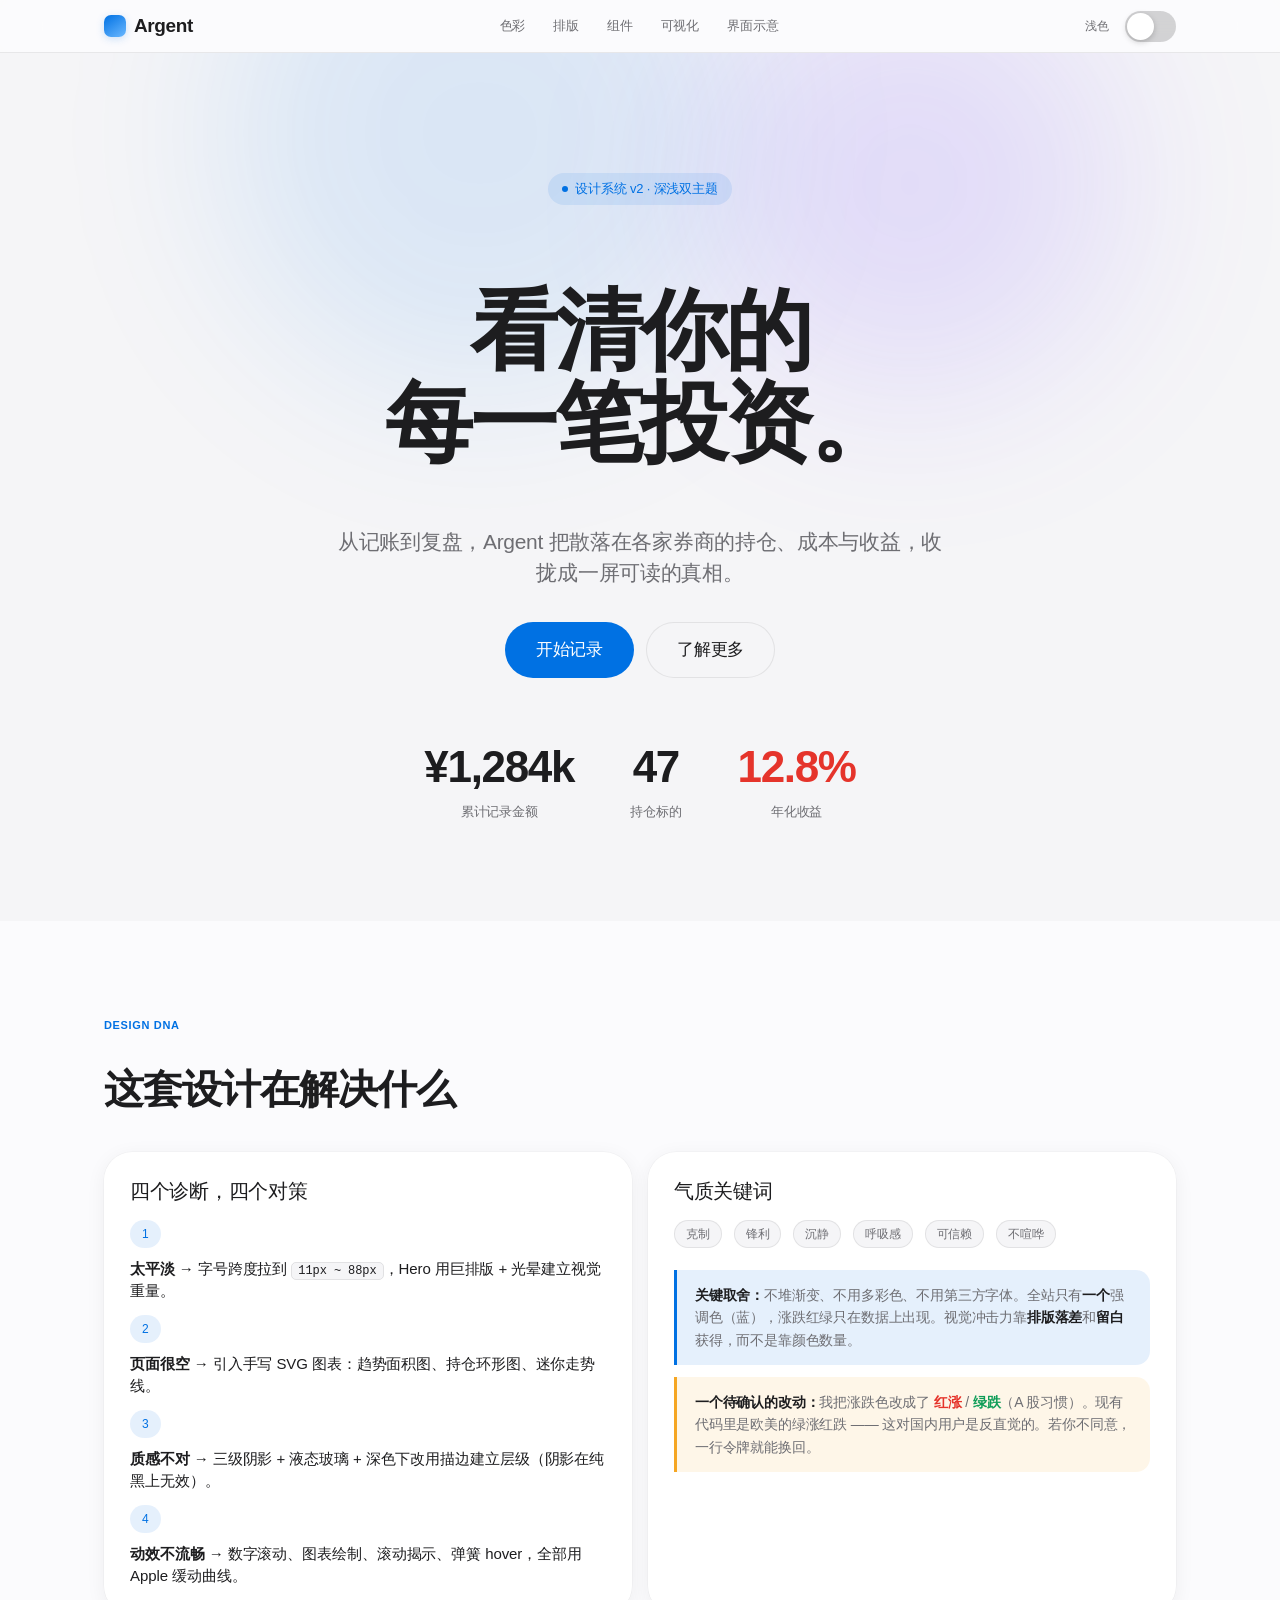
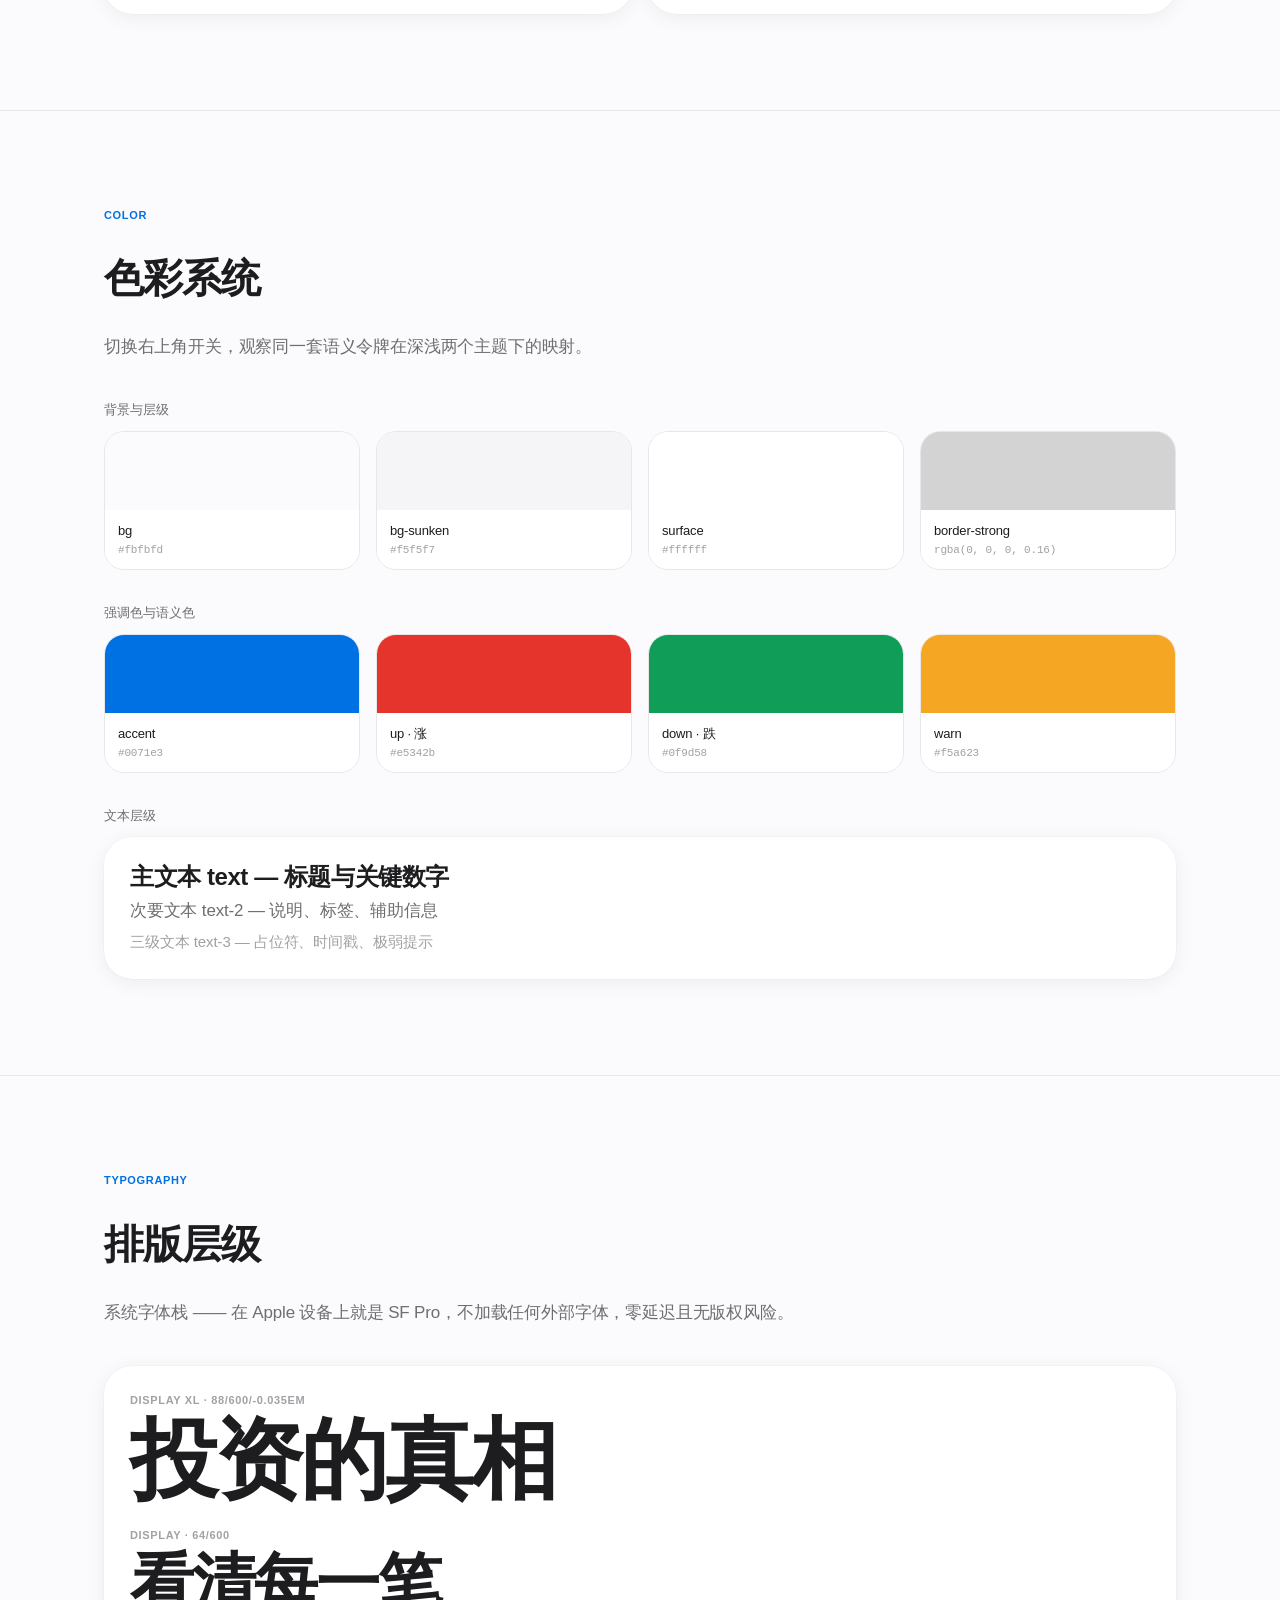
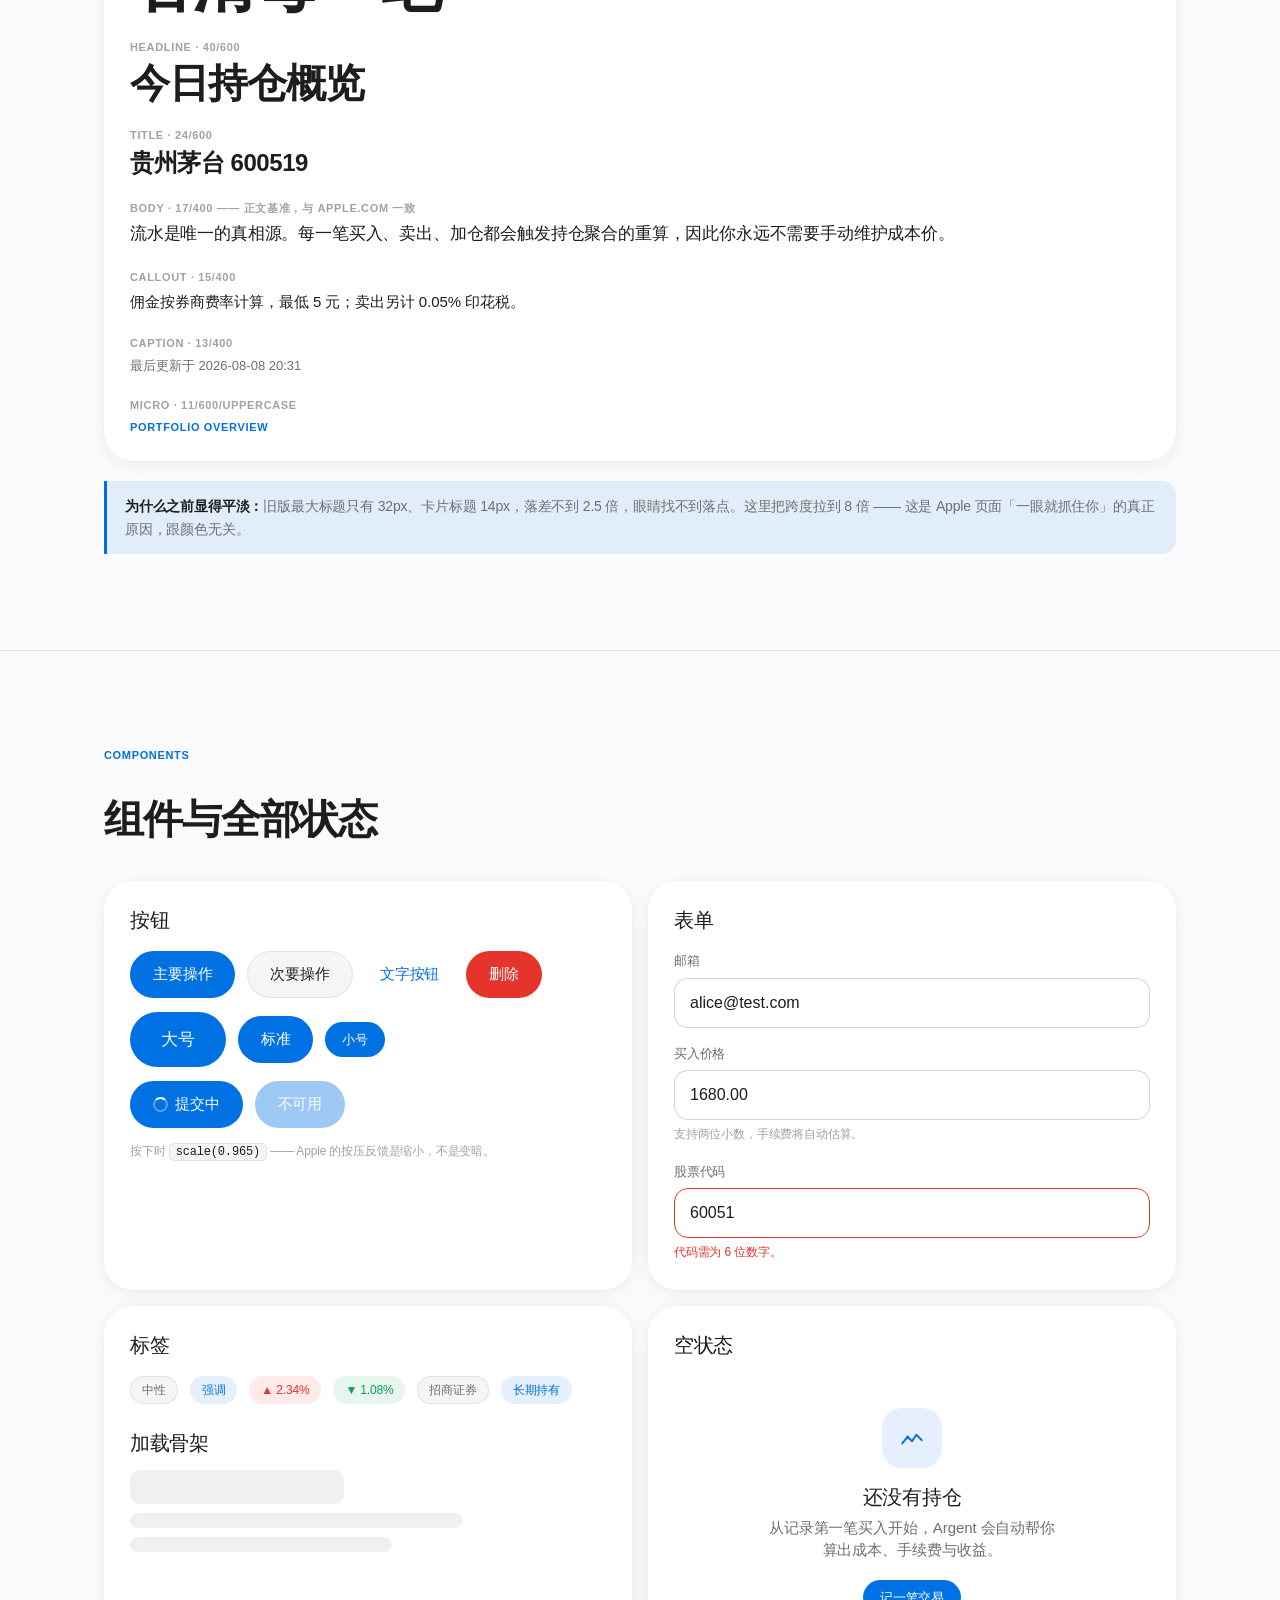
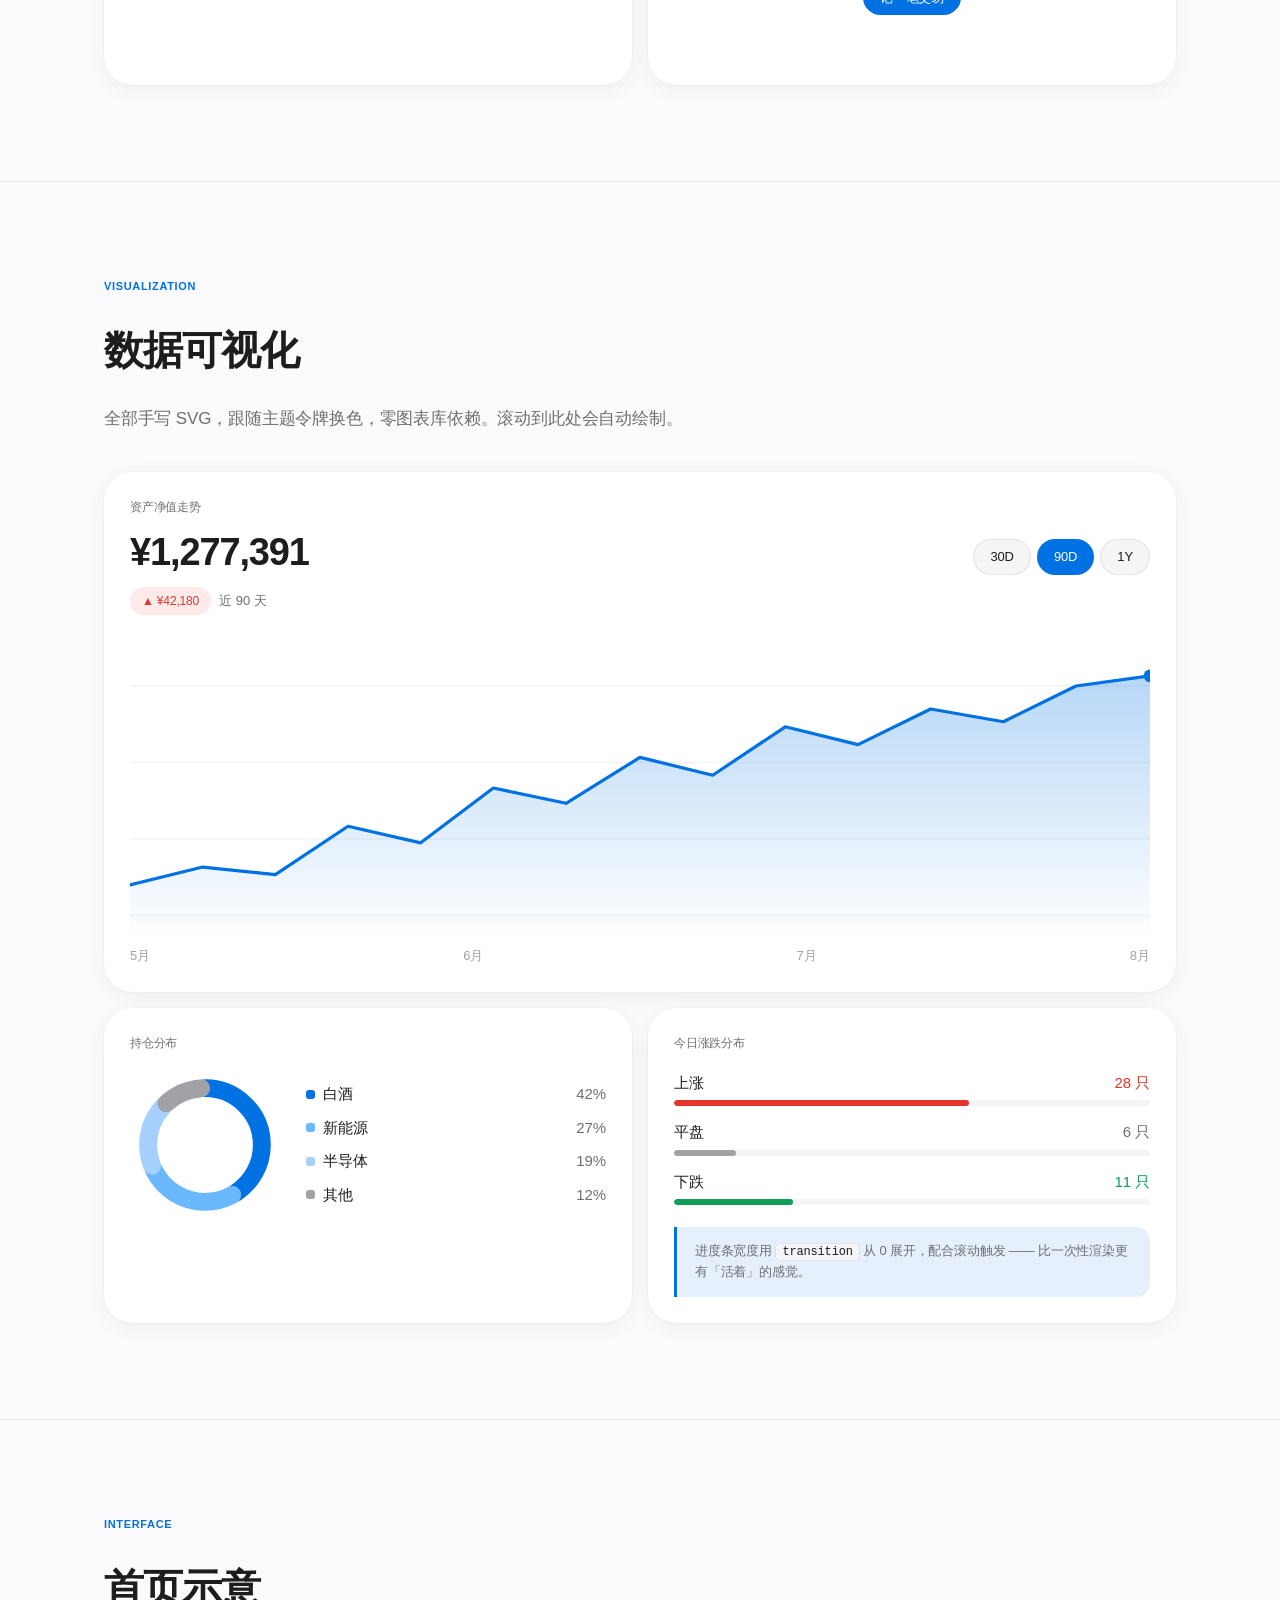
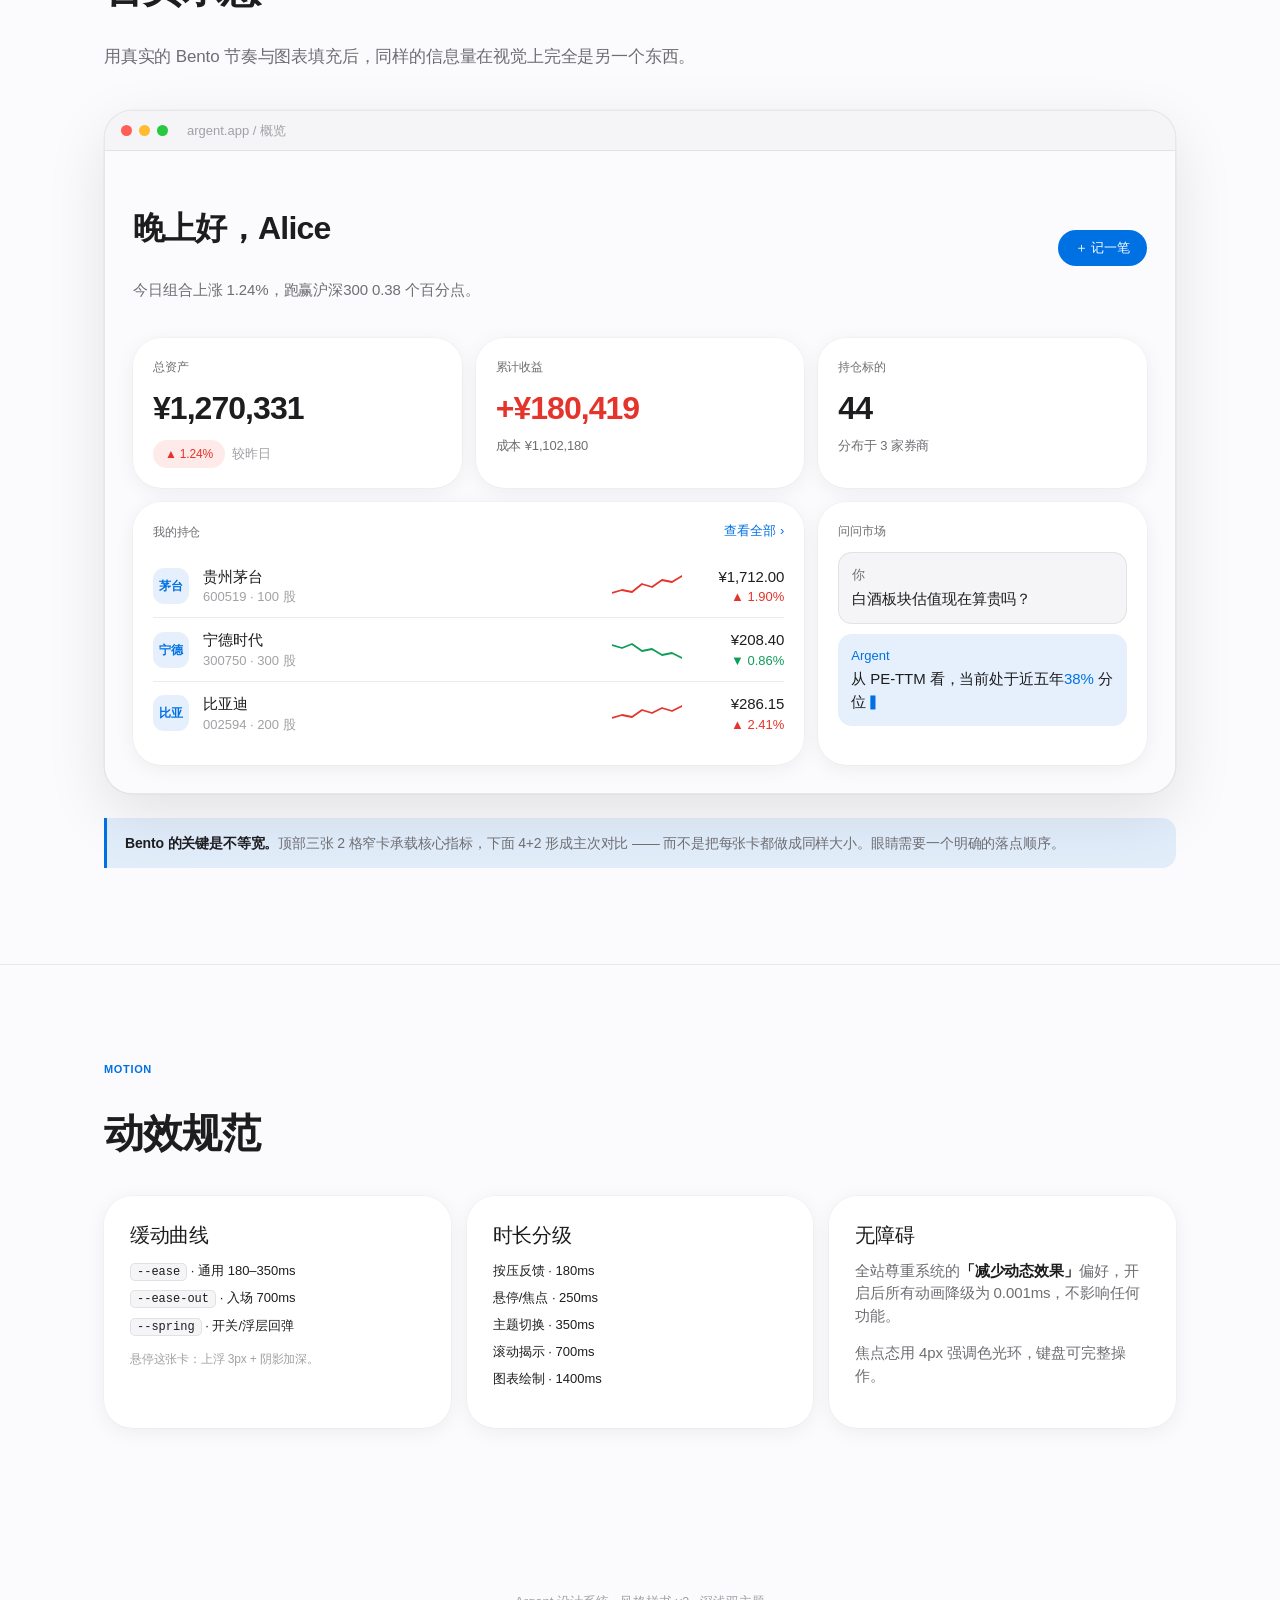
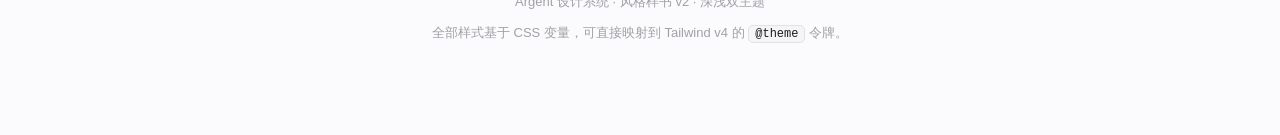
<file: web/static/style-guide.html>
<!DOCTYPE html>
<html lang="zh-CN" data-theme="light">
<head>
<meta charset="UTF-8">
<meta name="viewport" content="width=device-width, initial-scale=1">
<title>Argent 设计系统 · 风格样书</title>
<style>
/* ══════════════════════════════════════════════════════════════
   ARGENT DESIGN SYSTEM — 风格样书 v2
   设计 DNA：克制的锋利 · 金融的沉静 · Apple 的呼吸感
   ══════════════════════════════════════════════════════════════ */

/* ───────── 1. 色彩令牌 · 浅色 ───────── */
:root {
  --bg:            #fbfbfd;
  --bg-sunken:     #f5f5f7;
  --bg-elevated:   #ffffff;
  --surface:       #ffffff;
  --surface-glass: rgba(251, 251, 253, 0.72);
  --hero-bg:       #f5f5f7;

  --text:          #1d1d1f;
  --text-2:        #6e6e73;
  --text-3:        #a1a1a6;

  --border:        rgba(0, 0, 0, 0.08);
  --border-strong: rgba(0, 0, 0, 0.16);

  --accent:        #0071e3;
  --accent-hover:  #0077ed;
  --accent-press:  #006edb;
  --accent-soft:   rgba(0, 113, 227, 0.10);
  --accent-glow:   rgba(0, 113, 227, 0.20);

  /* A 股习惯：红涨绿跌（与欧美相反，这是刻意的本地化决策） */
  --up:            #e5342b;
  --up-soft:       rgba(229, 52, 43, 0.10);
  --down:          #0f9d58;
  --down-soft:     rgba(15, 157, 88, 0.10);
  --warn:          #f5a623;

  --shadow-1: 0 1px 2px rgba(0,0,0,.04), 0 0 0 0.5px rgba(0,0,0,.04);
  --shadow-2: 0 4px 20px rgba(0,0,0,.06), 0 0 0 0.5px rgba(0,0,0,.04);
  --shadow-3: 0 20px 60px rgba(0,0,0,.10), 0 0 0 0.5px rgba(0,0,0,.05);

  --grid-line: rgba(0,0,0,0.05);
  --skeleton:  rgba(0,0,0,0.06);
  --skeleton-shine: rgba(255,255,255,0.85);
}

/* ───────── 2. 色彩令牌 · 深色（遵循 Apple 深色规范：纯黑基底 + 抬升层级） ───────── */
[data-theme="dark"] {
  --bg:            #000000;
  --bg-sunken:     #0a0a0b;
  --bg-elevated:   #1c1c1e;
  --surface:       #1c1c1e;
  --surface-glass: rgba(22, 22, 24, 0.72);
  --hero-bg:       #000000;

  --text:          #f5f5f7;
  --text-2:        #a1a1a6;
  --text-3:        #6e6e73;

  --border:        rgba(255, 255, 255, 0.10);
  --border-strong: rgba(255, 255, 255, 0.20);

  --accent:        #0a84ff;
  --accent-hover:  #3d9bff;
  --accent-press:  #0071e3;
  --accent-soft:   rgba(10, 132, 255, 0.16);
  --accent-glow:   rgba(10, 132, 255, 0.35);

  --up:            #ff453a;
  --up-soft:       rgba(255, 69, 58, 0.16);
  --down:          #30d158;
  --down-soft:     rgba(48, 209, 88, 0.16);
  --warn:          #ffd60a;

  /* 深色下阴影几乎不可见，改用描边 + 内发光建立层级 */
  --shadow-1: 0 0 0 0.5px rgba(255,255,255,.08);
  --shadow-2: 0 4px 24px rgba(0,0,0,.5), 0 0 0 0.5px rgba(255,255,255,.09);
  --shadow-3: 0 24px 70px rgba(0,0,0,.7), 0 0 0 0.5px rgba(255,255,255,.11);

  --grid-line: rgba(255,255,255,0.06);
  --skeleton:  rgba(255,255,255,0.08);
  --skeleton-shine: rgba(255,255,255,0.14);
}

/* ───────── 3. 尺度令牌 ───────── */
:root {
  --r-pill: 980px;
  --r-lg:   28px;
  --r-md:   20px;
  --r-sm:   14px;
  --r-xs:   10px;

  --ease:      cubic-bezier(0.22, 0.61, 0.36, 1);
  --ease-out:  cubic-bezier(0.16, 1, 0.3, 1);
  --spring:    cubic-bezier(0.34, 1.56, 0.64, 1);

  --maxw: 1120px;
}

/* ───────── 4. 基底 ───────── */
* { box-sizing: border-box; -webkit-tap-highlight-color: transparent; }

html { scroll-behavior: smooth; }

body {
  margin: 0;
  background: var(--bg);
  color: var(--text);
  font-family: -apple-system, BlinkMacSystemFont, "SF Pro Display", "SF Pro Text",
               "Helvetica Neue", "PingFang SC", "Hiragino Sans GB", "Microsoft YaHei", sans-serif;
  -webkit-font-smoothing: antialiased;
  -moz-osx-font-smoothing: grayscale;
  font-size: 17px;
  line-height: 1.5;
  letter-spacing: -0.01em;
  transition: background-color .4s var(--ease), color .4s var(--ease);
}

/* 主题切换时让所有配色平滑过渡，但不拖慢交互动画 */
body, body * {
  transition-property: background-color, border-color, color, fill, stroke, box-shadow;
  transition-duration: .35s;
  transition-timing-function: var(--ease);
}
body *:where(button, a, .card, .tile, .swatch) {
  transition-property: background-color, border-color, color, fill, stroke, box-shadow, transform, opacity;
}

::selection { background: var(--accent); color: #fff; }

::-webkit-scrollbar { width: 11px; height: 11px; }
::-webkit-scrollbar-track { background: transparent; }
::-webkit-scrollbar-thumb {
  background: var(--border-strong);
  border-radius: 999px;
  border: 3px solid transparent;
  background-clip: content-box;
}

/* ───────── 5. 排版层级 —— 解决「太平淡」的核心武器 ───────── */
/* Apple 的气质 80% 来自字号落差：Display 到 Caption 跨越 6 倍 */
.t-display-xl { font-size: clamp(44px, 7.5vw, 88px); font-weight: 600; letter-spacing: -0.035em; line-height: 1.04; }
.t-display    { font-size: clamp(36px, 5.2vw, 64px); font-weight: 600; letter-spacing: -0.03em;  line-height: 1.07; }
.t-headline   { font-size: clamp(28px, 3.4vw, 40px); font-weight: 600; letter-spacing: -0.024em; line-height: 1.12; }
.t-title      { font-size: 24px; font-weight: 600; letter-spacing: -0.018em; line-height: 1.2; }
.t-subtitle   { font-size: 20px; font-weight: 500; letter-spacing: -0.014em; line-height: 1.3; }
.t-body       { font-size: 17px; font-weight: 400; letter-spacing: -0.01em;  line-height: 1.55; }
.t-callout    { font-size: 15px; font-weight: 400; letter-spacing: -0.006em; line-height: 1.5; }
.t-caption    { font-size: 13px; font-weight: 400; letter-spacing: 0;        line-height: 1.4; }
.t-micro      { font-size: 11px; font-weight: 600; letter-spacing: 0.06em; text-transform: uppercase; }

/* 数字专用：等宽数位，防止跳动 */
.tnum { font-variant-numeric: tabular-nums; font-feature-settings: "tnum"; }

.dim  { color: var(--text-2); }
.dim2 { color: var(--text-3); }

/* ───────── 6. 布局 ───────── */
.wrap { max-width: var(--maxw); margin: 0 auto; padding: 0 24px; }
.section { padding: 96px 0; border-top: 1px solid var(--border); }
.section:first-of-type { border-top: none; }
.sec-head { margin-bottom: 40px; }
.sec-head .t-micro { color: var(--accent); display: block; margin-bottom: 10px; }

.grid { display: grid; gap: 16px; }
.g2 { grid-template-columns: repeat(2, 1fr); }
.g3 { grid-template-columns: repeat(3, 1fr); }
.g4 { grid-template-columns: repeat(4, 1fr); }
@media (max-width: 860px) { .g3, .g4 { grid-template-columns: repeat(2, 1fr); } }
@media (max-width: 560px) { .g2, .g3, .g4 { grid-template-columns: 1fr; } }

.row { display: flex; align-items: center; gap: 12px; flex-wrap: wrap; }
.between { display: flex; align-items: center; justify-content: space-between; gap: 16px; }

/* ───────── 7. 液态玻璃导航 ───────── */
.nav {
  position: sticky; top: 0; z-index: 100;
  background: var(--surface-glass);
  -webkit-backdrop-filter: saturate(180%) blur(20px);
  backdrop-filter: saturate(180%) blur(20px);
  border-bottom: 1px solid var(--border);
}
.nav-inner { max-width: var(--maxw); margin: 0 auto; padding: 0 24px; height: 52px; display: flex; align-items: center; gap: 28px; }
.brand { font-size: 19px; font-weight: 600; letter-spacing: -0.02em; display: flex; align-items: center; gap: 8px; }
.brand-mark {
  width: 22px; height: 22px; border-radius: 7px;
  background: linear-gradient(145deg, var(--accent), #6ab8ff);
  box-shadow: 0 2px 8px var(--accent-glow);
}
.nav-links { display: flex; gap: 4px; margin-left: auto; }
.nav-links a {
  font-size: 13px; color: var(--text-2); text-decoration: none;
  padding: 6px 12px; border-radius: var(--r-pill);
}
.nav-links a:hover { color: var(--text); background: var(--accent-soft); }
@media (max-width: 720px) { .nav-links { display: none; } }

/* 主题开关 —— 仿 iOS Switch */
.theme-toggle {
  margin-left: auto; display: flex; align-items: center; gap: 10px;
}
@media (max-width: 720px) { .theme-toggle { margin-left: auto; } }
.switch {
  width: 51px; height: 31px; border-radius: 999px;
  background: var(--border-strong); border: none; cursor: pointer;
  position: relative; padding: 0; flex-shrink: 0;
  transition: background-color .3s var(--ease);
}
[data-theme="dark"] .switch { background: var(--accent); }
.switch::after {
  content: ""; position: absolute; top: 2px; left: 2px;
  width: 27px; height: 27px; border-radius: 999px; background: #fff;
  box-shadow: 0 2px 6px rgba(0,0,0,.2);
  transition: transform .34s var(--spring);
}
[data-theme="dark"] .switch::after { transform: translateX(20px); }
.switch-label { font-size: 12px; color: var(--text-2); width: 30px; }

/* ───────── 8. Hero —— 巨排版 + 光晕，制造第一眼冲击 ───────── */
.hero {
  position: relative; overflow: hidden;
  background: var(--hero-bg);
  padding: 120px 0 100px;
  text-align: center;
}
.glow {
  position: absolute; border-radius: 50%; pointer-events: none;
  filter: blur(90px); opacity: .55;
  animation: drift 18s ease-in-out infinite alternate;
}
.glow-a { width: 520px; height: 520px; background: var(--accent-glow); top: -180px; left: 50%; margin-left: -420px; }
.glow-b { width: 420px; height: 420px; background: rgba(120, 80, 255, .28); top: -80px; left: 50%; margin-left: 60px; animation-delay: -6s; }
[data-theme="dark"] .glow { opacity: .75; }
@keyframes drift {
  from { transform: translate3d(0,0,0) scale(1); }
  to   { transform: translate3d(40px,30px,0) scale(1.12); }
}
.hero-inner { position: relative; z-index: 1; }
.eyebrow {
  display: inline-flex; align-items: center; gap: 7px;
  padding: 6px 14px; border-radius: var(--r-pill);
  background: var(--accent-soft); color: var(--accent);
  font-size: 13px; font-weight: 500; margin-bottom: 22px;
}
.eyebrow .dot { width: 6px; height: 6px; border-radius: 50%; background: var(--accent); animation: pulse 2.2s ease-in-out infinite; }
@keyframes pulse { 0%,100% { opacity:1; transform:scale(1);} 50% { opacity:.4; transform:scale(.8);} }

.hero-sub { max-width: 620px; margin: 22px auto 0; color: var(--text-2); font-size: 21px; line-height: 1.45; letter-spacing: -0.014em; }

.hero-stats { display: flex; justify-content: center; gap: 56px; margin-top: 56px; flex-wrap: wrap; }
.hstat .n { font-size: 44px; font-weight: 600; letter-spacing: -0.03em; }
.hstat .l { font-size: 13px; color: var(--text-2); margin-top: 2px; }

/* ───────── 9. 组件：按钮 ───────── */
.btn {
  font: inherit; font-size: 15px; font-weight: 500; letter-spacing: -0.01em;
  border: 1px solid transparent; border-radius: var(--r-pill);
  padding: 11px 22px; cursor: pointer;
  display: inline-flex; align-items: center; justify-content: center; gap: 7px;
  transition: transform .18s var(--ease), background-color .18s, border-color .18s, box-shadow .25s, opacity .18s;
}
.btn:active { transform: scale(0.965); }
.btn:focus-visible { outline: none; box-shadow: 0 0 0 4px var(--accent-soft); }

.btn-primary   { background: var(--accent); color: #fff; }
.btn-primary:hover  { background: var(--accent-hover); box-shadow: 0 6px 20px var(--accent-glow); }
.btn-secondary { background: var(--bg-sunken); color: var(--text); border-color: var(--border); }
.btn-secondary:hover { border-color: var(--border-strong); }
.btn-ghost     { background: transparent; color: var(--accent); padding-left: 14px; padding-right: 14px; }
.btn-ghost:hover { background: var(--accent-soft); }
.btn-danger    { background: var(--up); color: #fff; }
.btn-danger:hover { filter: brightness(1.08); }
.btn:disabled  { opacity: .38; cursor: not-allowed; transform: none; box-shadow: none; }
.btn-sm { font-size: 13px; padding: 7px 16px; }
.btn-lg { font-size: 17px; padding: 14px 30px; }

.spin {
  width: 15px; height: 15px; border-radius: 50%;
  border: 2px solid rgba(255,255,255,.35); border-top-color: #fff;
  animation: rot .7s linear infinite;
}
@keyframes rot { to { transform: rotate(360deg); } }

/* ───────── 10. 组件：卡片 / 磁贴 ───────── */
.card {
  background: var(--surface);
  border-radius: var(--r-lg);
  padding: 26px;
  box-shadow: var(--shadow-2);
}
.card-hover { cursor: pointer; }
.card-hover:hover { transform: translateY(-3px); box-shadow: var(--shadow-3); }

.tile {
  background: var(--bg-sunken);
  border: 1px solid var(--border);
  border-radius: var(--r-md);
  padding: 18px;
}

/* ───────── 11. 组件：表单 ───────── */
.field { display: block; }
.field > .lab { display: block; font-size: 13px; font-weight: 500; color: var(--text-2); margin-bottom: 7px; }
.input {
  width: 100%; font: inherit; font-size: 16px;
  padding: 12px 15px;
  background: var(--bg-elevated); color: var(--text);
  border: 1px solid var(--border-strong);
  border-radius: var(--r-sm);
  transition: border-color .18s, box-shadow .18s, background-color .35s;
}
.input::placeholder { color: var(--text-3); }
.input:focus { outline: none; border-color: var(--accent); box-shadow: 0 0 0 4px var(--accent-soft); }
.input.err { border-color: var(--up); }
.input.err:focus { box-shadow: 0 0 0 4px var(--up-soft); }
.hint { font-size: 12px; color: var(--text-3); margin-top: 6px; }
.hint.err { color: var(--up); }

/* ───────── 12. 组件：标签 ───────── */
.chip {
  display: inline-flex; align-items: center; gap: 5px;
  font-size: 12px; font-weight: 500;
  padding: 4px 11px; border-radius: var(--r-pill);
  background: var(--bg-sunken); color: var(--text-2); border: 1px solid var(--border);
}
.chip-up   { background: var(--up-soft);   color: var(--up);   border-color: transparent; }
.chip-down { background: var(--down-soft); color: var(--down); border-color: transparent; }
.chip-accent { background: var(--accent-soft); color: var(--accent); border-color: transparent; }

/* ───────── 13. 组件：骨架屏 / 空状态 ───────── */
.sk { background: var(--skeleton); border-radius: var(--r-xs); position: relative; overflow: hidden; }
.sk::after {
  content: ""; position: absolute; inset: 0;
  background: linear-gradient(90deg, transparent, var(--skeleton-shine), transparent);
  transform: translateX(-100%);
  animation: shimmer 1.6s infinite;
}
@keyframes shimmer { to { transform: translateX(100%); } }

.empty { text-align: center; padding: 44px 20px; }
.empty-ico {
  width: 60px; height: 60px; margin: 0 auto 16px;
  border-radius: 20px; background: var(--accent-soft);
  display: grid; place-items: center; color: var(--accent);
}

/* ───────── 14. 色彩展示 ───────── */
.swatch { border-radius: var(--r-md); overflow: hidden; border: 1px solid var(--border); }
.swatch .chipc { height: 78px; }
.swatch .meta { padding: 11px 13px; background: var(--surface); }
.swatch .nm { font-size: 13px; font-weight: 500; }
.swatch .hx { font-size: 11px; color: var(--text-3); font-family: ui-monospace, SFMono-Regular, Menlo, monospace; margin-top: 1px; }

/* ───────── 15. Dashboard 示意 ───────── */
.demo-frame {
  border-radius: var(--r-lg);
  border: 1px solid var(--border);
  background: var(--bg);
  box-shadow: var(--shadow-3);
  overflow: hidden;
}
.demo-bar {
  height: 40px; display: flex; align-items: center; gap: 7px; padding: 0 16px;
  background: var(--bg-sunken); border-bottom: 1px solid var(--border);
}
.dot3 { width: 11px; height: 11px; border-radius: 50%; }
.demo-body { padding: 28px; background: var(--bg); }

.bento { display: grid; grid-template-columns: repeat(6, 1fr); gap: 14px; }
.b-4 { grid-column: span 4; } .b-3 { grid-column: span 3; }
.b-2 { grid-column: span 2; } .b-6 { grid-column: span 6; }
@media (max-width: 760px) { .b-4, .b-3, .b-2 { grid-column: span 6; } }

.metric-lab { font-size: 12px; color: var(--text-2); font-weight: 500; }
.metric-val { font-size: 38px; font-weight: 600; letter-spacing: -0.03em; margin-top: 8px; }
.metric-sub { font-size: 13px; color: var(--text-2); margin-top: 4px; }

/* 持仓行 */
.hold-row {
  display: flex; align-items: center; gap: 14px;
  padding: 11px 0; border-bottom: 1px solid var(--border);
}
.hold-row:last-child { border-bottom: none; }
.hold-ico {
  width: 36px; height: 36px; border-radius: 11px; flex-shrink: 0;
  display: grid; place-items: center; font-size: 12px; font-weight: 600;
  background: var(--accent-soft); color: var(--accent);
}

/* 进度条 */
.bar { height: 6px; border-radius: 999px; background: var(--bg-sunken); overflow: hidden; }
.bar > i { display: block; height: 100%; border-radius: 999px; background: var(--accent); width: 0; transition: width 1.1s var(--ease-out); }

/* ───────── 16. 滚动揭示动画 ───────── */
.rv { opacity: 0; transform: translateY(22px); transition: opacity .7s var(--ease-out), transform .7s var(--ease-out); }
.rv.in { opacity: 1; transform: none; }

/* ───────── 17. 说明批注 ───────── */
.note {
  border-left: 3px solid var(--accent);
  background: var(--accent-soft);
  padding: 14px 18px; border-radius: 0 var(--r-sm) var(--r-sm) 0;
  font-size: 14px; color: var(--text-2); line-height: 1.6;
}
.note b { color: var(--text); font-weight: 600; }

code.k {
  font-family: ui-monospace, SFMono-Regular, Menlo, monospace;
  font-size: 12px; background: var(--bg-sunken); border: 1px solid var(--border);
  padding: 1px 6px; border-radius: 5px; color: var(--text);
}

@media (prefers-reduced-motion: reduce) {
  *, *::before, *::after { animation-duration: .001ms !important; transition-duration: .001ms !important; }
  .rv { opacity: 1; transform: none; }
}
</style>
</head>
<body>

<!-- ═══════════ 导航 ═══════════ -->
<nav class="nav">
  <div class="nav-inner">
    <div class="brand"><span class="brand-mark"></span>Argent</div>
    <div class="nav-links">
      <a href="#color">色彩</a>
      <a href="#type">排版</a>
      <a href="#comp">组件</a>
      <a href="#viz">可视化</a>
      <a href="#demo">界面示意</a>
    </div>
    <div class="theme-toggle">
      <span class="switch-label" id="themeLabel">浅色</span>
      <button class="switch" id="themeSwitch" aria-label="切换深浅主题"></button>
    </div>
  </div>
</nav>

<!-- ═══════════ Hero ═══════════ -->
<header class="hero">
  <div class="glow glow-a"></div>
  <div class="glow glow-b"></div>
  <div class="wrap hero-inner">
    <span class="eyebrow"><span class="dot"></span>设计系统 v2 · 深浅双主题</span>
    <h1 class="t-display-xl">看清你的<br>每一笔投资。</h1>
    <p class="hero-sub">从记账到复盘，Argent 把散落在各家券商的持仓、成本与收益，收拢成一屏可读的真相。</p>
    <div class="row" style="justify-content:center; margin-top:34px;">
      <button class="btn btn-primary btn-lg">开始记录</button>
      <button class="btn btn-secondary btn-lg">了解更多</button>
    </div>
    <div class="hero-stats">
      <div class="hstat"><div class="n tnum" data-count="1284" data-dec="0" data-prefix="¥" data-suffix="k">¥0k</div><div class="l">累计记录金额</div></div>
      <div class="hstat"><div class="n tnum" data-count="47" data-dec="0">0</div><div class="l">持仓标的</div></div>
      <div class="hstat"><div class="n tnum" data-count="12.8" data-dec="1" data-suffix="%" style="color:var(--up)">0%</div><div class="l">年化收益</div></div>
    </div>
  </div>
</header>

<main>

<!-- ═══════════ 设计 DNA ═══════════ -->
<section class="section">
  <div class="wrap">
    <div class="sec-head rv">
      <span class="t-micro">Design DNA</span>
      <h2 class="t-headline">这套设计在解决什么</h2>
    </div>
    <div class="grid g2 rv">
      <div class="card">
        <div class="t-subtitle">四个诊断，四个对策</div>
        <div style="margin-top:16px; display:grid; gap:12px;">
          <div class="row" style="align-items:flex-start; gap:10px;">
            <span class="chip chip-accent">1</span>
            <div class="t-callout"><b style="color:var(--text)">太平淡</b> → 字号跨度拉到 <code class="k">11px ~ 88px</code>，Hero 用巨排版 + 光晕建立视觉重量。</div>
          </div>
          <div class="row" style="align-items:flex-start; gap:10px;">
            <span class="chip chip-accent">2</span>
            <div class="t-callout"><b style="color:var(--text)">页面很空</b> → 引入手写 SVG 图表：趋势面积图、持仓环形图、迷你走势线。</div>
          </div>
          <div class="row" style="align-items:flex-start; gap:10px;">
            <span class="chip chip-accent">3</span>
            <div class="t-callout"><b style="color:var(--text)">质感不对</b> → 三级阴影 + 液态玻璃 + 深色下改用描边建立层级（阴影在纯黑上无效）。</div>
          </div>
          <div class="row" style="align-items:flex-start; gap:10px;">
            <span class="chip chip-accent">4</span>
            <div class="t-callout"><b style="color:var(--text)">动效不流畅</b> → 数字滚动、图表绘制、滚动揭示、弹簧 hover，全部用 Apple 缓动曲线。</div>
          </div>
        </div>
      </div>
      <div class="card">
        <div class="t-subtitle">气质关键词</div>
        <div class="row" style="margin-top:16px;">
          <span class="chip">克制</span><span class="chip">锋利</span><span class="chip">沉静</span>
          <span class="chip">呼吸感</span><span class="chip">可信赖</span><span class="chip">不喧哗</span>
        </div>
        <div class="note" style="margin-top:22px;">
          <b>关键取舍：</b>不堆渐变、不用多彩色、不用第三方字体。全站只有<b>一个</b>强调色（蓝），涨跌红绿只在数据上出现。视觉冲击力靠<b>排版落差</b>和<b>留白</b>获得，而不是靠颜色数量。
        </div>
        <div class="note" style="margin-top:12px; border-left-color:var(--warn); background:rgba(245,166,35,.10);">
          <b>一个待确认的改动：</b>我把涨跌色改成了 <b style="color:var(--up)">红涨</b> / <b style="color:var(--down)">绿跌</b>（A 股习惯）。现有代码里是欧美的绿涨红跌 —— 这对国内用户是反直觉的。若你不同意，一行令牌就能换回。
        </div>
      </div>
    </div>
  </div>
</section>

<!-- ═══════════ 色彩 ═══════════ -->
<section class="section" id="color">
  <div class="wrap">
    <div class="sec-head rv">
      <span class="t-micro">Color</span>
      <h2 class="t-headline">色彩系统</h2>
      <p class="t-body dim" style="margin-top:8px;">切换右上角开关，观察同一套语义令牌在深浅两个主题下的映射。</p>
    </div>

    <div class="t-caption dim" style="margin-bottom:12px;">背景与层级</div>
    <div class="grid g4 rv" style="margin-bottom:34px;">
      <div class="swatch"><div class="chipc" style="background:var(--bg)"></div><div class="meta"><div class="nm">bg</div><div class="hx" data-hex="--bg"></div></div></div>
      <div class="swatch"><div class="chipc" style="background:var(--bg-sunken)"></div><div class="meta"><div class="nm">bg-sunken</div><div class="hx" data-hex="--bg-sunken"></div></div></div>
      <div class="swatch"><div class="chipc" style="background:var(--surface)"></div><div class="meta"><div class="nm">surface</div><div class="hx" data-hex="--surface"></div></div></div>
      <div class="swatch"><div class="chipc" style="background:var(--border-strong)"></div><div class="meta"><div class="nm">border-strong</div><div class="hx" data-hex="--border-strong"></div></div></div>
    </div>

    <div class="t-caption dim" style="margin-bottom:12px;">强调色与语义色</div>
    <div class="grid g4 rv">
      <div class="swatch"><div class="chipc" style="background:var(--accent)"></div><div class="meta"><div class="nm">accent</div><div class="hx" data-hex="--accent"></div></div></div>
      <div class="swatch"><div class="chipc" style="background:var(--up)"></div><div class="meta"><div class="nm">up · 涨</div><div class="hx" data-hex="--up"></div></div></div>
      <div class="swatch"><div class="chipc" style="background:var(--down)"></div><div class="meta"><div class="nm">down · 跌</div><div class="hx" data-hex="--down"></div></div></div>
      <div class="swatch"><div class="chipc" style="background:var(--warn)"></div><div class="meta"><div class="nm">warn</div><div class="hx" data-hex="--warn"></div></div></div>
    </div>

    <div class="t-caption dim" style="margin:34px 0 12px;">文本层级</div>
    <div class="card rv">
      <div class="t-title">主文本 text — 标题与关键数字</div>
      <div class="t-body dim" style="margin-top:6px;">次要文本 text-2 — 说明、标签、辅助信息</div>
      <div class="t-callout dim2" style="margin-top:6px;">三级文本 text-3 — 占位符、时间戳、极弱提示</div>
    </div>
  </div>
</section>

<!-- ═══════════ 排版 ═══════════ -->
<section class="section" id="type">
  <div class="wrap">
    <div class="sec-head rv">
      <span class="t-micro">Typography</span>
      <h2 class="t-headline">排版层级</h2>
      <p class="t-body dim" style="margin-top:8px;">系统字体栈 —— 在 Apple 设备上就是 SF Pro，不加载任何外部字体，零延迟且无版权风险。</p>
    </div>
    <div class="card rv" style="display:grid; gap:22px;">
      <div><div class="t-micro dim2" style="margin-bottom:5px;">Display XL · 88/600/-0.035em</div><div class="t-display-xl">投资的真相</div></div>
      <div><div class="t-micro dim2" style="margin-bottom:5px;">Display · 64/600</div><div class="t-display">看清每一笔</div></div>
      <div><div class="t-micro dim2" style="margin-bottom:5px;">Headline · 40/600</div><div class="t-headline">今日持仓概览</div></div>
      <div><div class="t-micro dim2" style="margin-bottom:5px;">Title · 24/600</div><div class="t-title">贵州茅台 600519</div></div>
      <div><div class="t-micro dim2" style="margin-bottom:5px;">Body · 17/400 —— 正文基准，与 apple.com 一致</div><div class="t-body">流水是唯一的真相源。每一笔买入、卖出、加仓都会触发持仓聚合的重算，因此你永远不需要手动维护成本价。</div></div>
      <div><div class="t-micro dim2" style="margin-bottom:5px;">Callout · 15/400</div><div class="t-callout">佣金按券商费率计算，最低 5 元；卖出另计 0.05% 印花税。</div></div>
      <div><div class="t-micro dim2" style="margin-bottom:5px;">Caption · 13/400</div><div class="t-caption dim">最后更新于 2026-08-08 20:31</div></div>
      <div><div class="t-micro dim2" style="margin-bottom:5px;">Micro · 11/600/uppercase</div><div class="t-micro" style="color:var(--accent)">Portfolio Overview</div></div>
    </div>
    <div class="note rv" style="margin-top:20px;">
      <b>为什么之前显得平淡：</b>旧版最大标题只有 32px、卡片标题 14px，落差不到 2.5 倍，眼睛找不到落点。这里把跨度拉到 8 倍 —— 这是 Apple 页面「一眼就抓住你」的真正原因，跟颜色无关。
    </div>
  </div>
</section>

<!-- ═══════════ 组件 ═══════════ -->
<section class="section" id="comp">
  <div class="wrap">
    <div class="sec-head rv">
      <span class="t-micro">Components</span>
      <h2 class="t-headline">组件与全部状态</h2>
    </div>

    <div class="grid g2">
      <div class="card rv">
        <div class="t-subtitle" style="margin-bottom:18px;">按钮</div>
        <div class="row" style="margin-bottom:14px;">
          <button class="btn btn-primary">主要操作</button>
          <button class="btn btn-secondary">次要操作</button>
          <button class="btn btn-ghost">文字按钮</button>
          <button class="btn btn-danger">删除</button>
        </div>
        <div class="row" style="margin-bottom:14px;">
          <button class="btn btn-primary btn-lg">大号</button>
          <button class="btn btn-primary">标准</button>
          <button class="btn btn-primary btn-sm">小号</button>
        </div>
        <div class="row">
          <button class="btn btn-primary"><span class="spin"></span>提交中</button>
          <button class="btn btn-primary" disabled>不可用</button>
        </div>
        <div class="hint" style="margin-top:14px;">按下时 <code class="k">scale(0.965)</code> —— Apple 的按压反馈是缩小，不是变暗。</div>
      </div>

      <div class="card rv">
        <div class="t-subtitle" style="margin-bottom:18px;">表单</div>
        <label class="field" style="margin-bottom:16px;">
          <span class="lab">邮箱</span>
          <input class="input" placeholder="you@example.com" value="alice@test.com">
        </label>
        <label class="field" style="margin-bottom:16px;">
          <span class="lab">买入价格</span>
          <input class="input tnum" placeholder="0.00" value="1680.00">
          <span class="hint">支持两位小数，手续费将自动估算。</span>
        </label>
        <label class="field">
          <span class="lab">股票代码</span>
          <input class="input err" value="60051">
          <span class="hint err">代码需为 6 位数字。</span>
        </label>
      </div>

      <div class="card rv">
        <div class="t-subtitle" style="margin-bottom:18px;">标签</div>
        <div class="row">
          <span class="chip">中性</span>
          <span class="chip chip-accent">强调</span>
          <span class="chip chip-up">▲ 2.34%</span>
          <span class="chip chip-down">▼ 1.08%</span>
          <span class="chip">招商证券</span>
          <span class="chip chip-accent">长期持有</span>
        </div>
        <div class="t-subtitle" style="margin:26px 0 14px;">加载骨架</div>
        <div style="display:grid; gap:9px;">
          <div class="sk" style="height:34px; width:45%;"></div>
          <div class="sk" style="height:15px; width:70%;"></div>
          <div class="sk" style="height:15px; width:55%;"></div>
        </div>
      </div>

      <div class="card rv">
        <div class="t-subtitle" style="margin-bottom:6px;">空状态</div>
        <div class="empty">
          <div class="empty-ico">
            <svg width="26" height="26" viewBox="0 0 24 24" fill="none" stroke="currentColor" stroke-width="1.8" stroke-linecap="round" stroke-linejoin="round">
              <path d="M3 17l5-6 4 4 4-6 5 5"/><circle cx="8" cy="11" r="1.2" fill="currentColor" stroke="none"/>
            </svg>
          </div>
          <div class="t-subtitle">还没有持仓</div>
          <p class="t-callout dim" style="margin:7px auto 18px; max-width:300px;">从记录第一笔买入开始，Argent 会自动帮你算出成本、手续费与收益。</p>
          <button class="btn btn-primary btn-sm">记一笔交易</button>
        </div>
      </div>
    </div>
  </div>
</section>

<!-- ═══════════ 数据可视化 ═══════════ -->
<section class="section" id="viz">
  <div class="wrap">
    <div class="sec-head rv">
      <span class="t-micro">Visualization</span>
      <h2 class="t-headline">数据可视化</h2>
      <p class="t-body dim" style="margin-top:8px;">全部手写 SVG，跟随主题令牌换色，零图表库依赖。滚动到此处会自动绘制。</p>
    </div>

    <div class="grid g2">
      <div class="card rv" style="grid-column: span 2;">
        <div class="between">
          <div>
            <div class="metric-lab">资产净值走势</div>
            <div class="metric-val tnum" data-count="1284630" data-dec="0" data-prefix="¥">¥0</div>
            <div class="row" style="gap:8px; margin-top:6px;">
              <span class="chip chip-up">▲ ¥42,180</span>
              <span class="t-caption dim">近 90 天</span>
            </div>
          </div>
          <div class="row" style="gap:6px;">
            <button class="btn btn-secondary btn-sm">30D</button>
            <button class="btn btn-primary btn-sm">90D</button>
            <button class="btn btn-secondary btn-sm">1Y</button>
          </div>
        </div>
        <svg class="area-chart" viewBox="0 0 800 240" style="width:100%; height:auto; margin-top:20px; display:block;" preserveAspectRatio="none">
          <defs>
            <linearGradient id="areaFill" x1="0" y1="0" x2="0" y2="1">
              <stop offset="0%"   stop-color="var(--accent)" stop-opacity="0.28"/>
              <stop offset="100%" stop-color="var(--accent)" stop-opacity="0"/>
            </linearGradient>
          </defs>
          <g stroke="var(--grid-line)" stroke-width="1">
            <line x1="0" y1="40"  x2="800" y2="40"/>
            <line x1="0" y1="100" x2="800" y2="100"/>
            <line x1="0" y1="160" x2="800" y2="160"/>
            <line x1="0" y1="220" x2="800" y2="220"/>
          </g>
          <path class="ac-fill" fill="url(#areaFill)" opacity="0"
            d="M0,196 L57,182 L114,188 L171,150 L228,163 L285,120 L342,132 L400,96 L457,110 L514,72 L571,86 L628,58 L685,68 L742,40 L800,32 L800,240 L0,240 Z"/>
          <path class="ac-line" fill="none" stroke="var(--accent)" stroke-width="2.5" stroke-linecap="round" stroke-linejoin="round"
            d="M0,196 L57,182 L114,188 L171,150 L228,163 L285,120 L342,132 L400,96 L457,110 L514,72 L571,86 L628,58 L685,68 L742,40 L800,32"/>
          <circle class="ac-dot" cx="800" cy="32" r="5" fill="var(--accent)" opacity="0"/>
        </svg>
        <div class="row" style="justify-content:space-between; margin-top:6px;">
          <span class="t-caption dim2">5月</span><span class="t-caption dim2">6月</span>
          <span class="t-caption dim2">7月</span><span class="t-caption dim2">8月</span>
        </div>
      </div>

      <div class="card rv">
        <div class="metric-lab">持仓分布</div>
        <div style="display:flex; align-items:center; gap:26px; margin-top:18px;">
          <svg class="donut" width="150" height="150" viewBox="0 0 42 42" style="flex-shrink:0;">
            <circle cx="21" cy="21" r="15.9155" fill="none" stroke="var(--bg-sunken)" stroke-width="5"/>
            <circle class="dn" cx="21" cy="21" r="15.9155" fill="none" stroke="var(--accent)"   stroke-width="5" stroke-dasharray="0 100" stroke-dashoffset="25" data-val="42" stroke-linecap="round"/>
            <circle class="dn" cx="21" cy="21" r="15.9155" fill="none" stroke="#6ab8ff"          stroke-width="5" stroke-dasharray="0 100" stroke-dashoffset="-17" data-val="27" stroke-linecap="round"/>
            <circle class="dn" cx="21" cy="21" r="15.9155" fill="none" stroke="#a5d0ff"          stroke-width="5" stroke-dasharray="0 100" stroke-dashoffset="-44" data-val="19" stroke-linecap="round"/>
            <circle class="dn" cx="21" cy="21" r="15.9155" fill="none" stroke="var(--text-3)"    stroke-width="5" stroke-dasharray="0 100" stroke-dashoffset="-63" data-val="12" stroke-linecap="round"/>
          </svg>
          <div style="flex:1; display:grid; gap:11px;">
            <div class="between"><span class="row" style="gap:8px;"><i style="width:9px;height:9px;border-radius:3px;background:var(--accent);display:block;"></i><span class="t-callout">白酒</span></span><span class="t-callout tnum dim">42%</span></div>
            <div class="between"><span class="row" style="gap:8px;"><i style="width:9px;height:9px;border-radius:3px;background:#6ab8ff;display:block;"></i><span class="t-callout">新能源</span></span><span class="t-callout tnum dim">27%</span></div>
            <div class="between"><span class="row" style="gap:8px;"><i style="width:9px;height:9px;border-radius:3px;background:#a5d0ff;display:block;"></i><span class="t-callout">半导体</span></span><span class="t-callout tnum dim">19%</span></div>
            <div class="between"><span class="row" style="gap:8px;"><i style="width:9px;height:9px;border-radius:3px;background:var(--text-3);display:block;"></i><span class="t-callout">其他</span></span><span class="t-callout tnum dim">12%</span></div>
          </div>
        </div>
      </div>

      <div class="card rv">
        <div class="metric-lab">今日涨跌分布</div>
        <div style="margin-top:20px; display:grid; gap:15px;">
          <div>
            <div class="between" style="margin-bottom:6px;"><span class="t-callout">上涨</span><span class="t-callout tnum" style="color:var(--up)">28 只</span></div>
            <div class="bar"><i data-w="62" style="background:var(--up)"></i></div>
          </div>
          <div>
            <div class="between" style="margin-bottom:6px;"><span class="t-callout">平盘</span><span class="t-callout tnum dim">6 只</span></div>
            <div class="bar"><i data-w="13" style="background:var(--text-3)"></i></div>
          </div>
          <div>
            <div class="between" style="margin-bottom:6px;"><span class="t-callout">下跌</span><span class="t-callout tnum" style="color:var(--down)">11 只</span></div>
            <div class="bar"><i data-w="25" style="background:var(--down)"></i></div>
          </div>
        </div>
        <div class="note" style="margin-top:22px; font-size:13px;">
          进度条宽度用 <code class="k">transition</code> 从 0 展开，配合滚动触发 —— 比一次性渲染更有「活着」的感觉。
        </div>
      </div>
    </div>
  </div>
</section>

<!-- ═══════════ Dashboard 示意 ═══════════ -->
<section class="section" id="demo">
  <div class="wrap">
    <div class="sec-head rv">
      <span class="t-micro">Interface</span>
      <h2 class="t-headline">首页示意</h2>
      <p class="t-body dim" style="margin-top:8px;">用真实的 Bento 节奏与图表填充后，同样的信息量在视觉上完全是另一个东西。</p>
    </div>

    <div class="demo-frame rv">
      <div class="demo-bar">
        <span class="dot3" style="background:#ff5f57"></span>
        <span class="dot3" style="background:#febc2e"></span>
        <span class="dot3" style="background:#28c840"></span>
        <span class="t-caption dim2" style="margin-left:12px;">argent.app / 概览</span>
      </div>
      <div class="demo-body">
        <div class="between" style="margin-bottom:22px;">
          <div>
            <h3 class="t-headline" style="font-size:32px;">晚上好，Alice</h3>
            <p class="t-callout dim" style="margin-top:4px;">今日组合上涨 1.24%，跑赢沪深300 0.38 个百分点。</p>
          </div>
          <button class="btn btn-primary btn-sm">＋ 记一笔</button>
        </div>

        <div class="bento">
          <div class="card b-2" style="padding:20px;">
            <div class="metric-lab">总资产</div>
            <div class="metric-val tnum" style="font-size:32px;" data-count="1284630" data-dec="0" data-prefix="¥">¥0</div>
            <div class="row" style="gap:7px; margin-top:8px;">
              <span class="chip chip-up">▲ 1.24%</span>
              <span class="t-caption dim2">较昨日</span>
            </div>
          </div>

          <div class="card b-2" style="padding:20px;">
            <div class="metric-lab">累计收益</div>
            <div class="metric-val tnum" style="font-size:32px; color:var(--up)" data-count="182450" data-dec="0" data-prefix="+¥">+¥0</div>
            <div class="metric-sub">成本 ¥1,102,180</div>
          </div>

          <div class="card b-2" style="padding:20px;">
            <div class="metric-lab">持仓标的</div>
            <div class="metric-val tnum" style="font-size:32px;" data-count="45" data-dec="0">0</div>
            <div class="metric-sub">分布于 3 家券商</div>
          </div>

          <div class="card b-4" style="padding:20px;">
            <div class="between" style="margin-bottom:14px;">
              <div class="metric-lab">我的持仓</div>
              <span class="t-caption" style="color:var(--accent); cursor:pointer;">查看全部 ›</span>
            </div>
            <div class="hold-row">
              <div class="hold-ico">茅台</div>
              <div style="flex:1; min-width:0;">
                <div class="t-callout" style="font-weight:500;">贵州茅台</div>
                <div class="t-caption dim2 tnum">600519 · 100 股</div>
              </div>
              <svg width="70" height="26" viewBox="0 0 70 26" style="flex-shrink:0;"><path d="M0,20 L10,17 L20,19 L30,11 L40,14 L50,7 L60,9 L70,3" fill="none" stroke="var(--up)" stroke-width="1.8" stroke-linecap="round" stroke-linejoin="round"/></svg>
              <div style="text-align:right; flex-shrink:0; min-width:88px;">
                <div class="t-callout tnum" style="font-weight:500;">¥1,712.00</div>
                <div class="t-caption tnum" style="color:var(--up)">▲ 1.90%</div>
              </div>
            </div>
            <div class="hold-row">
              <div class="hold-ico">宁德</div>
              <div style="flex:1; min-width:0;">
                <div class="t-callout" style="font-weight:500;">宁德时代</div>
                <div class="t-caption dim2 tnum">300750 · 300 股</div>
              </div>
              <svg width="70" height="26" viewBox="0 0 70 26"><path d="M0,8 L10,11 L20,7 L30,14 L40,12 L50,18 L60,16 L70,21" fill="none" stroke="var(--down)" stroke-width="1.8" stroke-linecap="round" stroke-linejoin="round"/></svg>
              <div style="text-align:right; flex-shrink:0; min-width:88px;">
                <div class="t-callout tnum" style="font-weight:500;">¥208.40</div>
                <div class="t-caption tnum" style="color:var(--down)">▼ 0.86%</div>
              </div>
            </div>
            <div class="hold-row">
              <div class="hold-ico">比亚</div>
              <div style="flex:1; min-width:0;">
                <div class="t-callout" style="font-weight:500;">比亚迪</div>
                <div class="t-caption dim2 tnum">002594 · 200 股</div>
              </div>
              <svg width="70" height="26" viewBox="0 0 70 26"><path d="M0,18 L10,15 L20,17 L30,10 L40,13 L50,8 L60,11 L70,6" fill="none" stroke="var(--up)" stroke-width="1.8" stroke-linecap="round" stroke-linejoin="round"/></svg>
              <div style="text-align:right; flex-shrink:0; min-width:88px;">
                <div class="t-callout tnum" style="font-weight:500;">¥286.15</div>
                <div class="t-caption tnum" style="color:var(--up)">▲ 2.41%</div>
              </div>
            </div>
          </div>

          <div class="card b-2" style="padding:20px;">
            <div class="metric-lab">问问市场</div>
            <div class="tile" style="margin-top:12px; padding:13px; border-radius:var(--r-sm);">
              <div class="t-caption dim">你</div>
              <div class="t-callout" style="margin-top:3px;">白酒板块估值现在算贵吗？</div>
            </div>
            <div style="margin-top:10px; padding:13px; border-radius:var(--r-sm); background:var(--accent-soft);">
              <div class="t-caption" style="color:var(--accent)">Argent</div>
              <div class="t-callout" style="margin-top:3px;">从 PE-TTM 看，当前处于近五年<span style="color:var(--accent); font-weight:500;">38%</span> 分位<span class="cursor-blink">▍</span></div>
            </div>
          </div>
        </div>
      </div>
    </div>

    <div class="note rv" style="margin-top:24px;">
      <b>Bento 的关键是不等宽。</b>顶部三张 2 格窄卡承载核心指标，下面 4+2 形成主次对比 —— 而不是把每张卡都做成同样大小。眼睛需要一个明确的落点顺序。
    </div>
  </div>
</section>

<!-- ═══════════ 动效 ═══════════ -->
<section class="section">
  <div class="wrap">
    <div class="sec-head rv">
      <span class="t-micro">Motion</span>
      <h2 class="t-headline">动效规范</h2>
    </div>
    <div class="grid g3">
      <div class="card rv card-hover">
        <div class="t-subtitle">缓动曲线</div>
        <div style="margin-top:14px; display:grid; gap:9px;">
          <div class="t-caption"><code class="k">--ease</code> · 通用 180–350ms</div>
          <div class="t-caption"><code class="k">--ease-out</code> · 入场 700ms</div>
          <div class="t-caption"><code class="k">--spring</code> · 开关/浮层回弹</div>
        </div>
        <div class="hint" style="margin-top:14px;">悬停这张卡：上浮 3px + 阴影加深。</div>
      </div>
      <div class="card rv">
        <div class="t-subtitle">时长分级</div>
        <div style="margin-top:14px; display:grid; gap:9px;">
          <div class="t-caption">按压反馈 · 180ms</div>
          <div class="t-caption">悬停/焦点 · 250ms</div>
          <div class="t-caption">主题切换 · 350ms</div>
          <div class="t-caption">滚动揭示 · 700ms</div>
          <div class="t-caption">图表绘制 · 1400ms</div>
        </div>
      </div>
      <div class="card rv">
        <div class="t-subtitle">无障碍</div>
        <p class="t-callout dim" style="margin-top:12px;">全站尊重系统的<b style="color:var(--text)">「减少动态效果」</b>偏好，开启后所有动画降级为 0.001ms，不影响任何功能。</p>
        <p class="t-callout dim" style="margin-top:10px;">焦点态用 4px 强调色光环，键盘可完整操作。</p>
      </div>
    </div>
  </div>
</section>

<footer class="section" style="padding:56px 0 80px; text-align:center;">
  <div class="wrap">
    <p class="t-caption dim2">Argent 设计系统 · 风格样书 v2 · 深浅双主题</p>
    <p class="t-caption dim2" style="margin-top:6px;">全部样式基于 CSS 变量，可直接映射到 Tailwind v4 的 <code class="k">@theme</code> 令牌。</p>
  </div>
</footer>

</main>

<style>
.cursor-blink { animation: blink 1s step-end infinite; color: var(--accent); }
@keyframes blink { 50% { opacity: 0; } }
</style>

<script>
(function () {
  'use strict';

  /* ── 主题切换（localStorage 记忆 + 跟随系统首选） ── */
  var root = document.documentElement;
  var sw = document.getElementById('themeSwitch');
  var lab = document.getElementById('themeLabel');

  function applyTheme(t) {
    root.setAttribute('data-theme', t);
    lab.textContent = t === 'dark' ? '深色' : '浅色';
    try { localStorage.setItem('argent-theme', t); } catch (e) {}
    // 主题变化后刷新色值标注
    paintHex();
  }

  var saved = null;
  try { saved = localStorage.getItem('argent-theme'); } catch (e) {}
  if (!saved) {
    saved = window.matchMedia && window.matchMedia('(prefers-color-scheme: dark)').matches ? 'dark' : 'light';
  }
  applyTheme(saved);

  sw.addEventListener('click', function () {
    applyTheme(root.getAttribute('data-theme') === 'dark' ? 'light' : 'dark');
  });

  /* ── 色值标注：读取计算后的变量值 ── */
  function paintHex() {
    var cs = getComputedStyle(root);
    document.querySelectorAll('[data-hex]').forEach(function (el) {
      el.textContent = cs.getPropertyValue(el.getAttribute('data-hex')).trim();
    });
  }
  paintHex();

  /* ── 数字滚动 ── */
  function easeOutExpo(t) { return t === 1 ? 1 : 1 - Math.pow(2, -10 * t); }

  function countUp(el) {
    if (el.dataset.done) return;
    el.dataset.done = '1';
    var target = parseFloat(el.dataset.count);
    var dec = parseInt(el.dataset.dec || '0', 10);
    var prefix = el.dataset.prefix || '';
    var suffix = el.dataset.suffix || '';
    var dur = 1500, t0 = performance.now();

    function frame(now) {
      var p = Math.min((now - t0) / dur, 1);
      var v = target * easeOutExpo(p);
      el.textContent = prefix + v.toLocaleString('zh-CN', {
        minimumFractionDigits: dec, maximumFractionDigits: dec
      }) + suffix;
      if (p < 1) requestAnimationFrame(frame);
    }
    requestAnimationFrame(frame);
  }

  /* ── 图表绘制 ── */
  function drawArea(svg) {
    if (svg.dataset.done) return;
    svg.dataset.done = '1';
    var line = svg.querySelector('.ac-line');
    var fill = svg.querySelector('.ac-fill');
    var dot = svg.querySelector('.ac-dot');
    var len = line.getTotalLength();
    line.style.strokeDasharray = len;
    line.style.strokeDashoffset = len;
    line.getBoundingClientRect(); // 强制回流，确保动画从初始态开始
    line.style.transition = 'stroke-dashoffset 1.4s cubic-bezier(0.16,1,0.3,1)';
    line.style.strokeDashoffset = '0';
    fill.style.transition = 'opacity .9s ease .5s';
    fill.style.opacity = '1';
    dot.style.transition = 'opacity .4s ease 1.3s';
    dot.style.opacity = '1';
  }

  function drawDonut(svg) {
    if (svg.dataset.done) return;
    svg.dataset.done = '1';
    svg.querySelectorAll('.dn').forEach(function (c, i) {
      var v = parseFloat(c.dataset.val);
      c.style.transition = 'stroke-dasharray 1.1s cubic-bezier(0.16,1,0.3,1) ' + (i * 0.13) + 's';
      requestAnimationFrame(function () {
        c.setAttribute('stroke-dasharray', (v - 1.2) + ' ' + (100 - v + 1.2));
      });
    });
  }

  function drawBars(scope) {
    scope.querySelectorAll('.bar > i[data-w]').forEach(function (b, i) {
      if (b.dataset.done) return;
      b.dataset.done = '1';
      setTimeout(function () { b.style.width = b.dataset.w + '%'; }, i * 130);
    });
  }

  /* ── 滚动揭示：统一用一个 observer 驱动所有入场效果 ── */
  var io = new IntersectionObserver(function (entries) {
    entries.forEach(function (e) {
      if (!e.isIntersecting) return;
      var el = e.target;
      el.classList.add('in');

      el.querySelectorAll('[data-count]').forEach(countUp);
      el.querySelectorAll('.area-chart').forEach(drawArea);
      el.querySelectorAll('.donut').forEach(drawDonut);
      drawBars(el);

      io.unobserve(el);
    });
  }, { threshold: 0.15, rootMargin: '0px 0px -8% 0px' });

  document.querySelectorAll('.rv').forEach(function (el) { io.observe(el); });

  /* Hero 不等滚动，直接播 */
  document.querySelectorAll('.hero [data-count]').forEach(function (el) {
    setTimeout(function () { countUp(el); }, 260);
  });
})();
</script>

</body>
</html>
</file>
